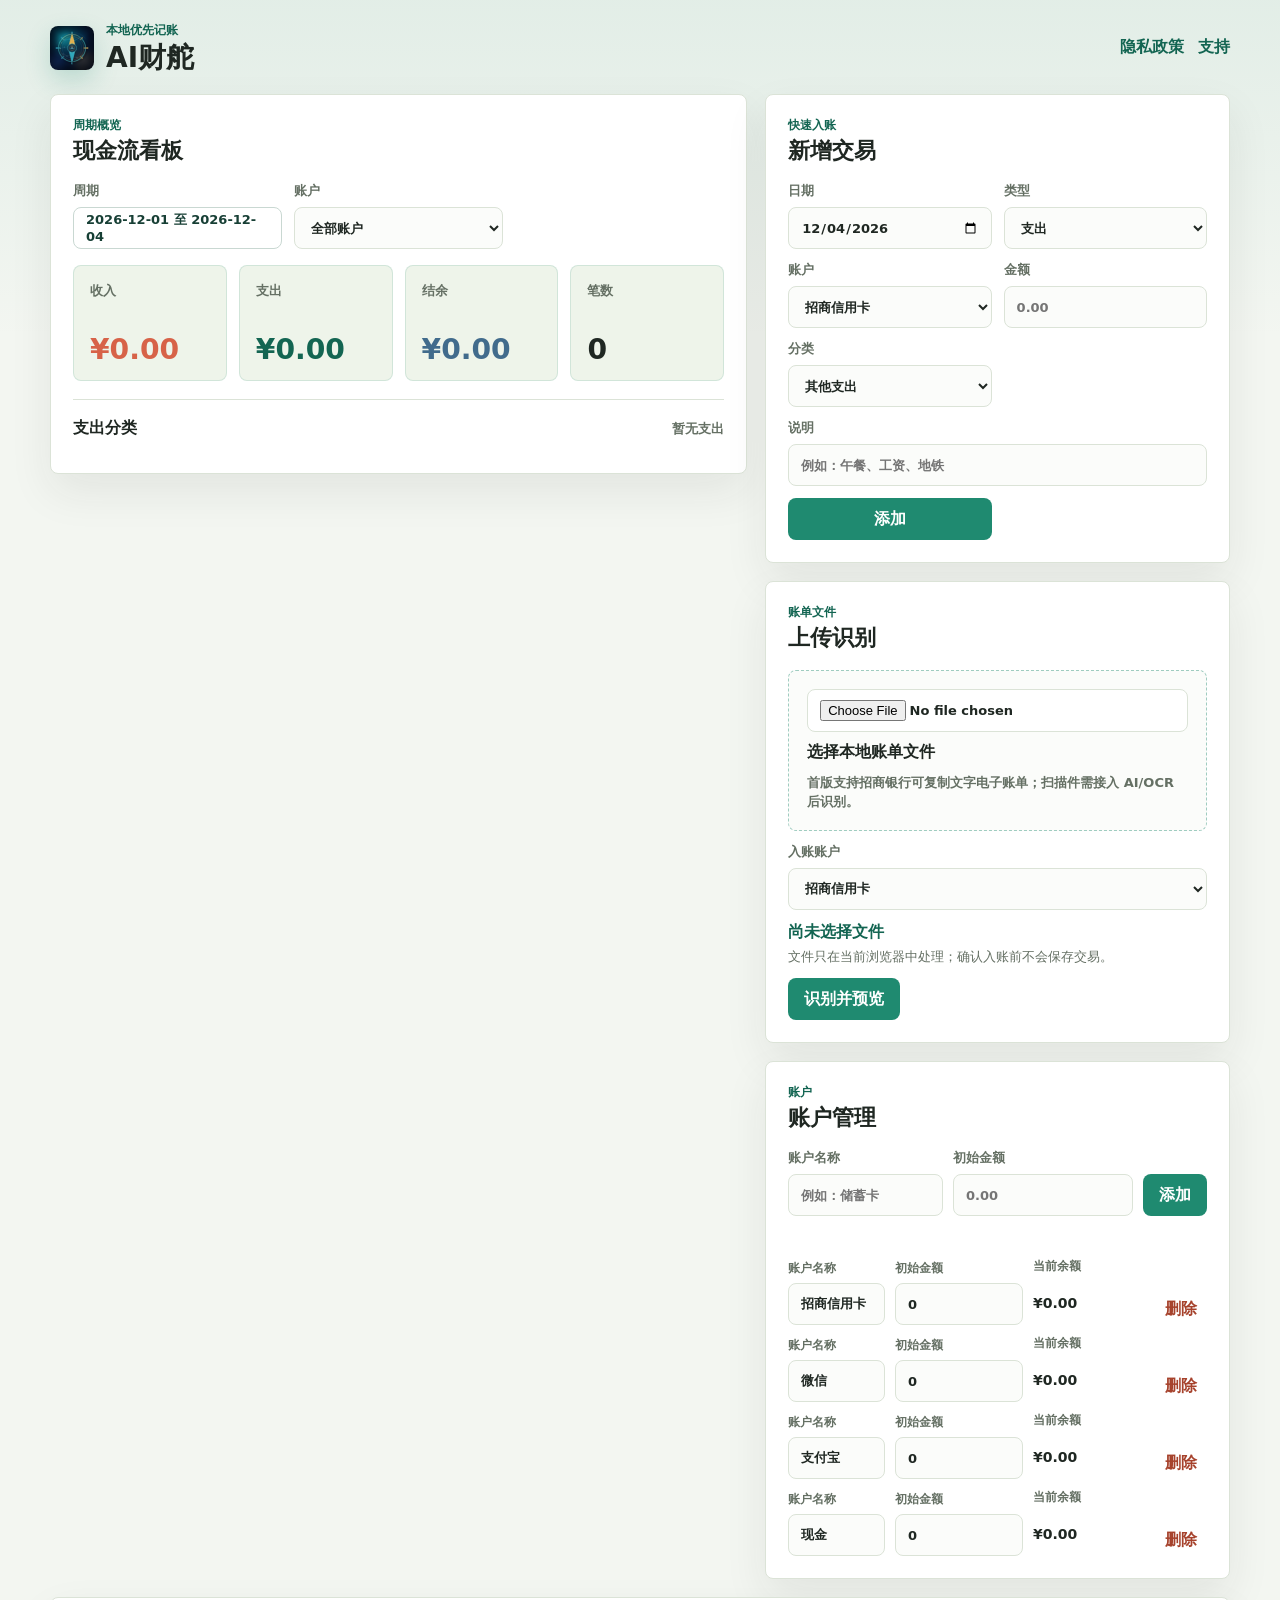
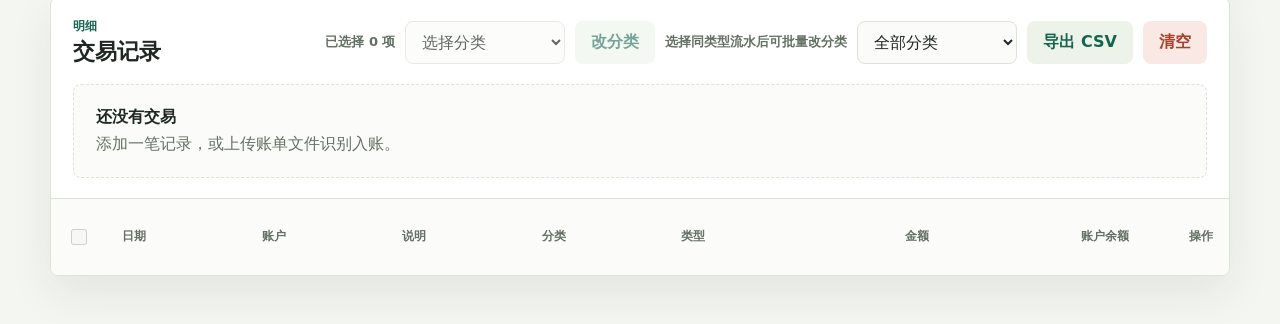
<file: index.html>
<!DOCTYPE html>
<html lang="zh-CN">
<head>
  <meta charset="utf-8" />
  <meta name="viewport" content="width=device-width, initial-scale=1" />
  <meta name="theme-color" content="#1f8a70" />
  <meta
    name="description"
    content="AI财舵 Web 试用版，本地优先的个人记账工具。"
  />
  <link rel="manifest" href="manifest.webmanifest" />
  <link rel="icon" href="assets/icons/icon-192.png" />
  <link rel="apple-touch-icon" href="assets/icons/icon-192.png" />
  <link rel="stylesheet" href="assets/styles.css" />
  <title>AI财舵</title>
</head>
<body>
  <div class="app-shell">
    <header class="topbar">
      <div class="brand">
        <img src="assets/icons/icon-192.png" width="44" height="44" alt="" />
        <div>
          <p class="eyebrow">本地优先记账</p>
          <h1>AI财舵</h1>
        </div>
      </div>
      <nav class="top-links" aria-label="公开页面">
        <a href="privacy.html">隐私政策</a>
        <a href="support.html">支持</a>
      </nav>
    </header>

    <main class="workspace">
      <section class="overview-panel" aria-labelledby="overview-title">
        <div class="panel-heading">
          <div>
            <p class="eyebrow">周期概览</p>
            <h2 id="overview-title">现金流看板</h2>
          </div>
        </div>

        <div class="dashboard-filters" aria-label="看板筛选">
          <div class="date-range-control">
            <span>周期</span>
            <button id="dateRangeButton" class="date-range-button" type="button" aria-expanded="false">
              <span id="dateRangeLabel">选择周期</span>
            </button>
            <div id="dateRangePanel" class="date-range-panel is-hidden">
              <div class="calendar-toolbar">
                <button id="prevCalendarMonthButton" class="icon-button" type="button" aria-label="上个月">
                  &lsaquo;
                </button>
                <strong id="calendarMonthLabel"></strong>
                <button id="nextCalendarMonthButton" class="icon-button" type="button" aria-label="下个月">
                  &rsaquo;
                </button>
              </div>
              <div class="calendar-weekdays" aria-hidden="true">
                <span>一</span><span>二</span><span>三</span><span>四</span><span>五</span><span>六</span><span>日</span>
              </div>
              <div id="calendarDays" class="calendar-days"></div>
            </div>
          </div>
          <label class="account-filter-control">
            <span>账户</span>
            <select id="accountFilterInput" aria-label="筛选账户"></select>
          </label>
        </div>

        <div class="metric-grid">
          <article class="metric metric-income">
            <span>收入</span>
            <strong id="incomeTotal">¥0.00</strong>
          </article>
          <article class="metric metric-expense">
            <span>支出</span>
            <strong id="expenseTotal">¥0.00</strong>
          </article>
          <article class="metric metric-balance">
            <span>结余</span>
            <strong id="balanceTotal">¥0.00</strong>
          </article>
          <article class="metric">
            <span>笔数</span>
            <strong id="transactionCount">0</strong>
          </article>
        </div>

        <div class="category-panel">
          <div class="section-heading">
            <h3>支出分类</h3>
            <span id="categoryHint">暂无支出</span>
          </div>
          <div id="categoryBars" class="category-bars" aria-live="polite"></div>
        </div>
      </section>

      <section class="entry-panel" aria-labelledby="entry-title">
        <div class="section-heading">
          <div>
            <p class="eyebrow">快速入账</p>
            <h2 id="entry-title">新增交易</h2>
          </div>
        </div>

        <form id="entryForm" class="entry-form">
          <label>
            <span>日期</span>
            <input id="dateInput" name="date" type="date" required />
          </label>
          <label>
            <span>类型</span>
            <select id="directionInput" name="direction" required></select>
          </label>
          <label>
            <span id="accountInputLabel">账户</span>
            <select id="accountInput" name="account"></select>
          </label>
          <label id="transferToAccountField" class="is-hidden">
            <span>转入账户</span>
            <select id="transferToAccountInput" name="transferToAccount"></select>
          </label>
          <label>
            <span>金额</span>
            <input
              id="amountInput"
              name="amount"
              type="number"
              min="0.01"
              step="0.01"
              inputmode="decimal"
              placeholder="0.00"
              required
            />
          </label>
          <label>
            <span>分类</span>
            <select id="categoryInput" name="category" required></select>
          </label>
          <label class="span-2">
            <span>说明</span>
            <input
              id="descriptionInput"
              name="description"
              type="text"
              maxlength="40"
              placeholder="例如：午餐、工资、地铁"
              required
            />
          </label>
          <button class="primary-button" type="submit">添加</button>
        </form>
      </section>

      <section class="import-panel" aria-labelledby="import-title">
        <div class="section-heading">
          <div>
            <p class="eyebrow">账单文件</p>
            <h2 id="import-title">上传识别</h2>
          </div>
        </div>

        <label class="file-drop" for="fileInput">
          <input
            id="fileInput"
            type="file"
            accept=".pdf,.txt,.csv,.tsv,.ofx,.qfx,application/pdf,text/plain,text/csv"
          />
          <span class="file-drop-title">选择本地账单文件</span>
          <span class="file-drop-subtitle">首版支持招商银行可复制文字电子账单；扫描件需接入 AI/OCR 后识别。</span>
        </label>

        <label class="import-account-control">
          <span>入账账户</span>
          <select id="importAccountInput" name="importAccount"></select>
        </label>

        <div id="detectedAccountPanel" class="detected-account-panel is-hidden">
          <div>
            <strong id="detectedAccountTitle">未识别到账户</strong>
            <span id="detectedAccountDetail"></span>
          </div>
          <label id="addDetectedAccountControl" class="detected-account-choice">
            <input id="addDetectedAccountInput" type="checkbox" checked />
            <span>新增该账户并导入</span>
          </label>
        </div>

        <div class="file-meta">
          <strong id="fileName">尚未选择文件</strong>
          <span>文件只在当前浏览器中处理；确认入账前不会保存交易。</span>
        </div>

        <div class="action-row">
          <button id="importButton" class="primary-button" type="button">识别并预览</button>
          <span id="importStatus" role="status" aria-live="polite"></span>
        </div>

        <div id="pendingPanel" class="pending-panel is-hidden">
          <div class="section-heading pending-heading">
            <div>
              <p class="eyebrow">待确认</p>
              <h3>识别结果</h3>
            </div>
            <span id="pendingCount">0 笔</span>
          </div>
          <div class="table-wrap pending-table">
            <table>
              <thead>
                <tr>
                  <th>日期</th>
                  <th>说明</th>
                  <th>分类</th>
                  <th class="amount-cell">金额</th>
                  <th class="action-cell">操作</th>
                </tr>
              </thead>
              <tbody id="pendingRows"></tbody>
            </table>
          </div>
          <div class="action-row">
            <button id="confirmImportButton" class="primary-button" type="button">确认入账</button>
            <button id="discardImportButton" class="ghost-button" type="button">放弃本次结果</button>
          </div>
        </div>
      </section>

      <section class="accounts-panel" aria-labelledby="accounts-title">
        <div class="section-heading">
          <div>
            <p class="eyebrow">账户</p>
            <h2 id="accounts-title">账户管理</h2>
          </div>
        </div>

        <form id="accountForm" class="account-form">
          <label>
            <span>账户名称</span>
            <input
              id="accountNameInput"
              name="accountName"
              type="text"
              maxlength="24"
              placeholder="例如：储蓄卡"
            />
          </label>
          <label>
            <span>初始金额</span>
            <input
              id="accountOpeningBalanceInput"
              name="accountOpeningBalance"
              type="number"
              step="0.01"
              inputmode="decimal"
              placeholder="0.00"
            />
          </label>
          <button class="primary-button" type="submit">添加</button>
        </form>

        <p id="accountStatus" class="inline-status" role="status" aria-live="polite"></p>
        <div id="accountList" class="account-list"></div>
      </section>

      <section class="transactions-panel" aria-labelledby="transactions-title">
        <div class="section-heading transactions-heading">
          <div>
            <p class="eyebrow">明细</p>
            <h2 id="transactions-title">交易记录</h2>
          </div>
          <div class="toolbar">
            <span id="selectedTransactionCount" class="selection-count" aria-live="polite">已选择 0 项</span>
            <select id="bulkCategoryInput" aria-label="批量修改分类" disabled></select>
            <button id="bulkCategoryButton" class="ghost-button" type="button" disabled>改分类</button>
            <span id="bulkCategoryHint" class="selection-count bulk-category-hint" aria-live="polite">选择同类型流水后可批量改分类</span>
            <select id="categoryFilter" aria-label="筛选分类"></select>
            <button id="exportButton" class="ghost-button" type="button">导出 CSV</button>
            <button id="clearButton" class="danger-button" type="button">清空</button>
          </div>
        </div>
        <div id="emptyState" class="empty-state">
          <strong>还没有交易</strong>
          <span>添加一笔记录，或上传账单文件识别入账。</span>
        </div>
        <div class="table-wrap">
          <table>
            <thead>
              <tr>
                <th class="select-cell">
                  <input
                    id="selectVisibleTransactionsInput"
                    type="checkbox"
                    aria-label="选择当前可见流水"
                  />
                </th>
                <th>日期</th>
                <th>账户</th>
                <th>说明</th>
                <th>分类</th>
                <th>类型</th>
                <th class="amount-cell">金额</th>
                <th class="amount-cell">账户余额</th>
                <th class="action-cell">操作</th>
              </tr>
            </thead>
            <tbody id="transactionRows"></tbody>
          </table>
        </div>
      </section>
    </main>
  </div>

  <script type="module" src="assets/app.js"></script>
</body>
</html>
</file>
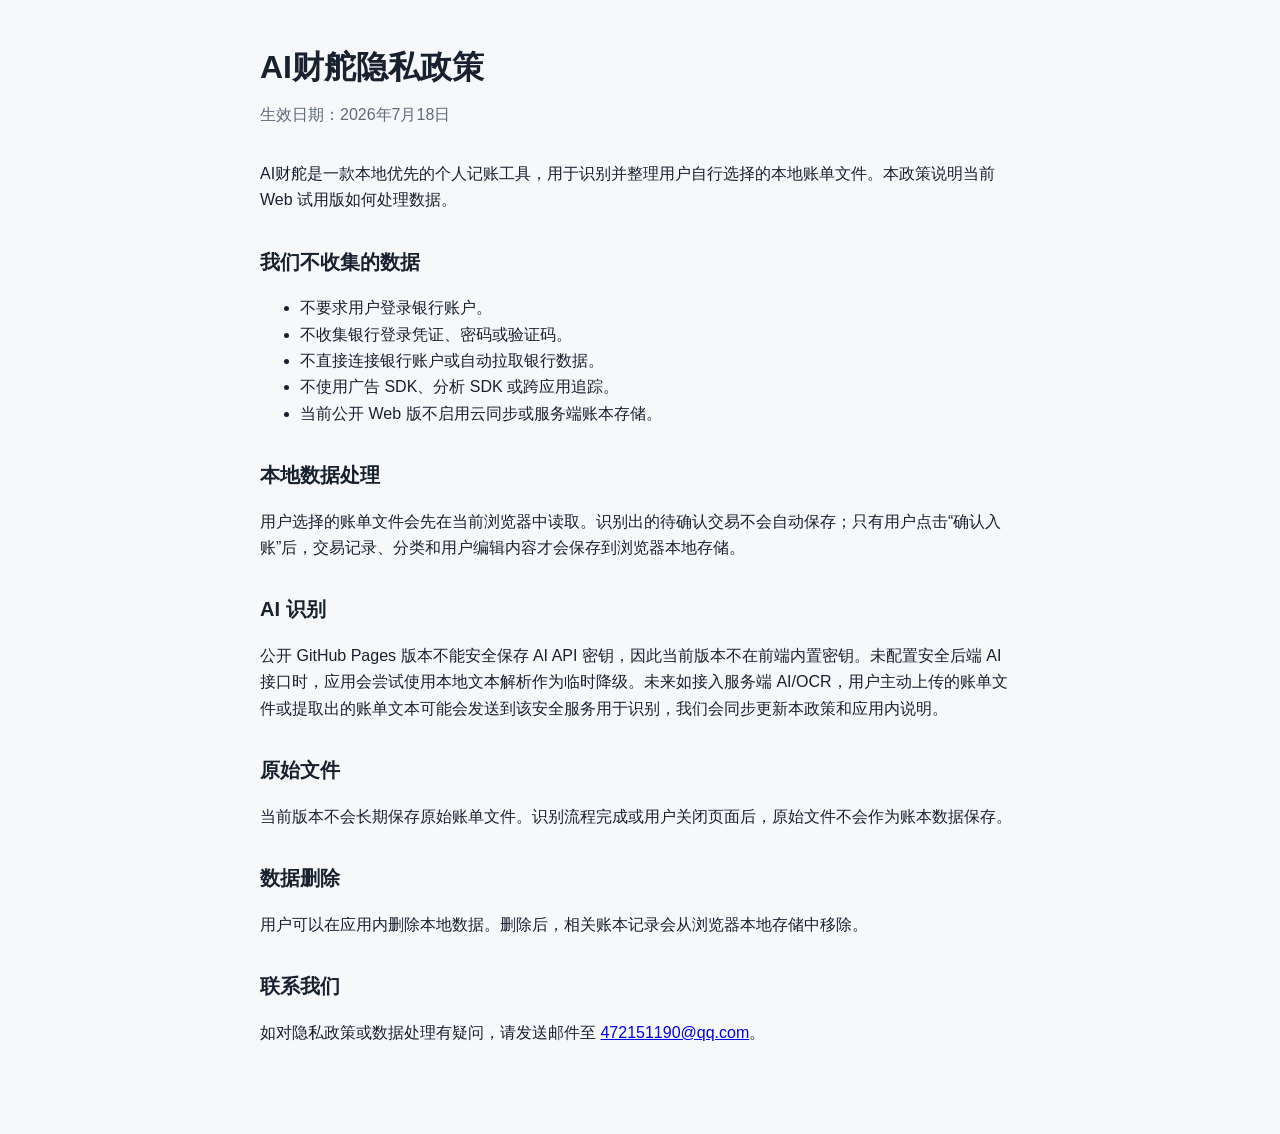
<file: privacy.html>
<!DOCTYPE html>
<html lang="zh-CN">
<head>
  <meta charset="utf-8" />
  <meta name="viewport" content="width=device-width, initial-scale=1" />
  <title>AI财舵隐私政策</title>
  <style>
    body {
      margin: 0;
      font-family: -apple-system, BlinkMacSystemFont, "Segoe UI", sans-serif;
      line-height: 1.65;
      color: #18212f;
      background: #f7f8fa;
    }
    main {
      max-width: 760px;
      margin: 0 auto;
      padding: 48px 20px 72px;
    }
    h1 {
      font-size: 32px;
      line-height: 1.2;
      margin: 0 0 8px;
    }
    h2 {
      font-size: 20px;
      margin-top: 32px;
    }
    p, li {
      font-size: 16px;
    }
    .meta {
      color: #5f6b7a;
      margin-bottom: 32px;
    }
  </style>
</head>
<body>
  <main>
    <h1>AI财舵隐私政策</h1>
    <p class="meta">生效日期：2026年7月18日</p>

    <p>AI财舵是一款本地优先的个人记账工具，用于识别并整理用户自行选择的本地账单文件。本政策说明当前 Web 试用版如何处理数据。</p>

    <h2>我们不收集的数据</h2>
    <ul>
      <li>不要求用户登录银行账户。</li>
      <li>不收集银行登录凭证、密码或验证码。</li>
      <li>不直接连接银行账户或自动拉取银行数据。</li>
      <li>不使用广告 SDK、分析 SDK 或跨应用追踪。</li>
      <li>当前公开 Web 版不启用云同步或服务端账本存储。</li>
    </ul>

    <h2>本地数据处理</h2>
    <p>用户选择的账单文件会先在当前浏览器中读取。识别出的待确认交易不会自动保存；只有用户点击“确认入账”后，交易记录、分类和用户编辑内容才会保存到浏览器本地存储。</p>

    <h2>AI 识别</h2>
    <p>公开 GitHub Pages 版本不能安全保存 AI API 密钥，因此当前版本不在前端内置密钥。未配置安全后端 AI 接口时，应用会尝试使用本地文本解析作为临时降级。未来如接入服务端 AI/OCR，用户主动上传的账单文件或提取出的账单文本可能会发送到该安全服务用于识别，我们会同步更新本政策和应用内说明。</p>

    <h2>原始文件</h2>
    <p>当前版本不会长期保存原始账单文件。识别流程完成或用户关闭页面后，原始文件不会作为账本数据保存。</p>

    <h2>数据删除</h2>
    <p>用户可以在应用内删除本地数据。删除后，相关账本记录会从浏览器本地存储中移除。</p>

    <h2>联系我们</h2>
    <p>如对隐私政策或数据处理有疑问，请发送邮件至 <a href="mailto:472151190@qq.com">472151190@qq.com</a>。</p>
  </main>
</body>
</html>
</file>
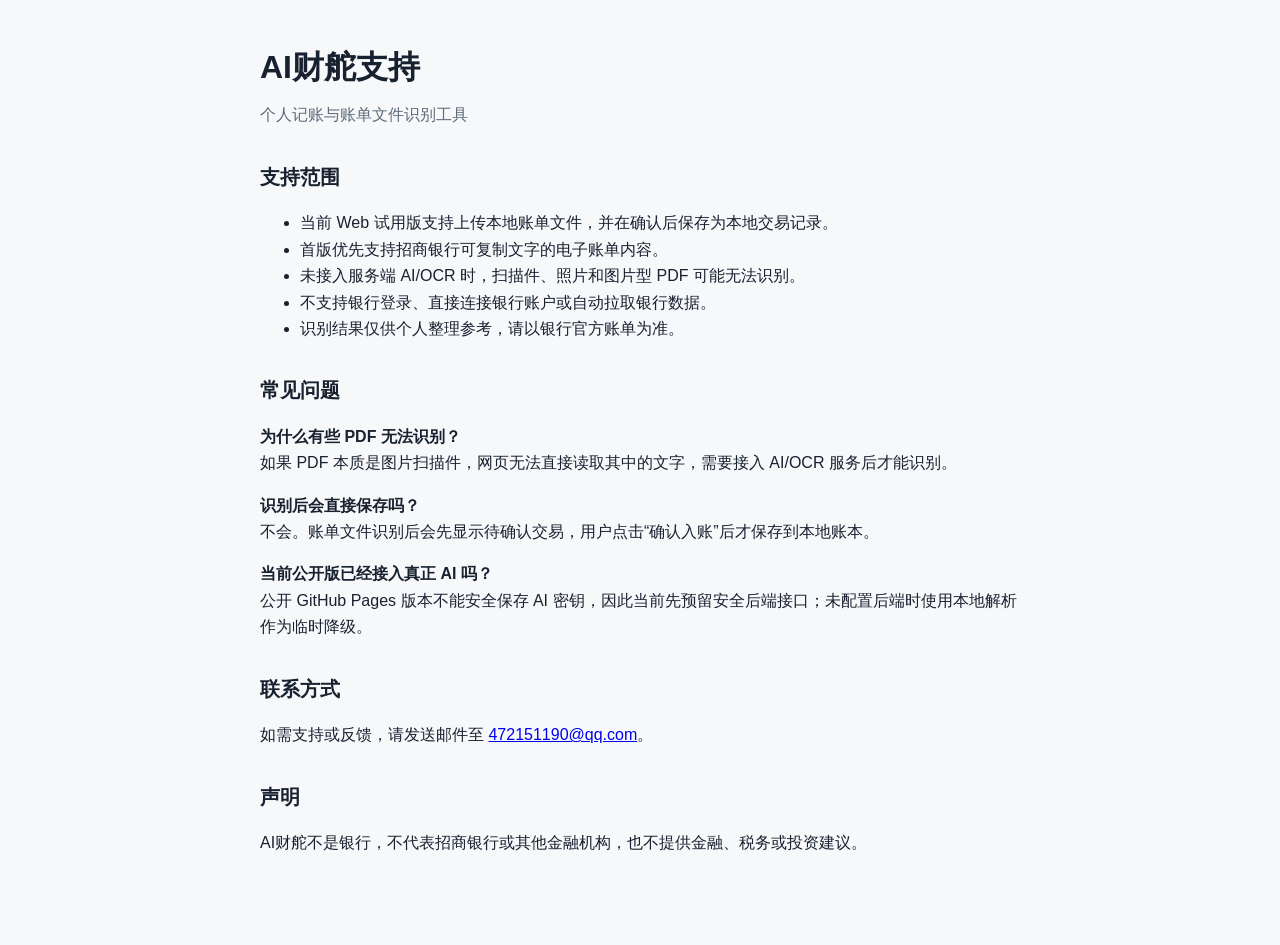
<file: support.html>
<!DOCTYPE html>
<html lang="zh-CN">
<head>
  <meta charset="utf-8" />
  <meta name="viewport" content="width=device-width, initial-scale=1" />
  <title>AI财舵支持</title>
  <style>
    body {
      margin: 0;
      font-family: -apple-system, BlinkMacSystemFont, "Segoe UI", sans-serif;
      line-height: 1.65;
      color: #18212f;
      background: #f7f8fa;
    }
    main {
      max-width: 760px;
      margin: 0 auto;
      padding: 48px 20px 72px;
    }
    h1 {
      font-size: 32px;
      line-height: 1.2;
      margin: 0 0 8px;
    }
    h2 {
      font-size: 20px;
      margin-top: 32px;
    }
    p, li {
      font-size: 16px;
    }
    .meta {
      color: #5f6b7a;
      margin-bottom: 32px;
    }
  </style>
</head>
<body>
  <main>
    <h1>AI财舵支持</h1>
    <p class="meta">个人记账与账单文件识别工具</p>

    <h2>支持范围</h2>
    <ul>
      <li>当前 Web 试用版支持上传本地账单文件，并在确认后保存为本地交易记录。</li>
      <li>首版优先支持招商银行可复制文字的电子账单内容。</li>
      <li>未接入服务端 AI/OCR 时，扫描件、照片和图片型 PDF 可能无法识别。</li>
      <li>不支持银行登录、直接连接银行账户或自动拉取银行数据。</li>
      <li>识别结果仅供个人整理参考，请以银行官方账单为准。</li>
    </ul>

    <h2>常见问题</h2>
    <p><strong>为什么有些 PDF 无法识别？</strong><br />如果 PDF 本质是图片扫描件，网页无法直接读取其中的文字，需要接入 AI/OCR 服务后才能识别。</p>
    <p><strong>识别后会直接保存吗？</strong><br />不会。账单文件识别后会先显示待确认交易，用户点击“确认入账”后才保存到本地账本。</p>
    <p><strong>当前公开版已经接入真正 AI 吗？</strong><br />公开 GitHub Pages 版本不能安全保存 AI 密钥，因此当前先预留安全后端接口；未配置后端时使用本地解析作为临时降级。</p>

    <h2>联系方式</h2>
    <p>如需支持或反馈，请发送邮件至 <a href="mailto:472151190@qq.com">472151190@qq.com</a>。</p>

    <h2>声明</h2>
    <p>AI财舵不是银行，不代表招商银行或其他金融机构，也不提供金融、税务或投资建议。</p>
  </main>
</body>
</html>
</file>
<file: assets/styles.css>
:root {
  color-scheme: light;
  --bg: #f3f6f1;
  --surface: #ffffff;
  --surface-strong: #eef4ea;
  --ink: #1f2722;
  --muted: #657064;
  --line: #dbe3d7;
  --green: #1f8a70;
  --green-dark: #136552;
  --coral: #d76248;
  --amber: #f2b84b;
  --blue: #416b8c;
  --shadow: 0 18px 44px rgba(32, 42, 37, 0.08);
}

* {
  box-sizing: border-box;
}

body {
  margin: 0;
  min-width: 320px;
  font-family:
    Inter, ui-sans-serif, system-ui, -apple-system, BlinkMacSystemFont,
    "Segoe UI", sans-serif;
  color: var(--ink);
  background:
    linear-gradient(180deg, rgba(31, 138, 112, 0.08), transparent 340px),
    var(--bg);
}

button,
input,
select,
textarea {
  font: inherit;
}

button {
  min-height: 42px;
  border: 0;
  border-radius: 8px;
  padding: 0 16px;
  cursor: pointer;
  font-weight: 700;
}

button:disabled {
  cursor: not-allowed;
  opacity: 0.58;
}

button:focus-visible,
input:focus-visible,
select:focus-visible,
textarea:focus-visible,
a:focus-visible {
  outline: 3px solid rgba(31, 138, 112, 0.28);
  outline-offset: 2px;
}

a {
  color: var(--green-dark);
  font-weight: 700;
  text-decoration: none;
}

a:hover {
  text-decoration: underline;
}

.app-shell {
  width: min(1180px, calc(100% - 32px));
  margin: 0 auto;
  padding: 22px 0 48px;
}

.topbar {
  display: flex;
  align-items: center;
  justify-content: space-between;
  gap: 20px;
  margin-bottom: 20px;
}

.brand {
  display: flex;
  align-items: center;
  gap: 12px;
}

.brand img {
  border-radius: 8px;
  box-shadow: 0 10px 24px rgba(31, 138, 112, 0.22);
}

.brand h1,
.panel-heading h2,
.section-heading h2,
.section-heading h3 {
  margin: 0;
  letter-spacing: 0;
}

.brand h1 {
  font-size: 28px;
  line-height: 1.1;
}

.eyebrow {
  margin: 0 0 4px;
  color: var(--green-dark);
  font-size: 12px;
  font-weight: 800;
  letter-spacing: 0;
}

.top-links {
  display: flex;
  gap: 14px;
  align-items: center;
  white-space: nowrap;
}

.workspace {
  display: grid;
  grid-template-columns: minmax(0, 1.2fr) minmax(320px, 0.8fr);
  gap: 18px;
  align-items: start;
}

.overview-panel,
.entry-panel,
.import-panel,
.transactions-panel {
  background: var(--surface);
  border: 1px solid var(--line);
  border-radius: 8px;
  box-shadow: var(--shadow);
}

.overview-panel,
.entry-panel,
.import-panel {
  padding: 22px;
}

.overview-panel {
  grid-column: 1;
}

.entry-panel {
  grid-column: 2;
}

.import-panel {
  grid-column: 2;
}

.accounts-panel {
  grid-column: 2;
  padding: 22px;
  background: var(--surface);
  border: 1px solid var(--line);
  border-radius: 8px;
  box-shadow: var(--shadow);
}

.transactions-panel {
  grid-column: 1 / -1;
  overflow: hidden;
}

.panel-heading,
.section-heading,
.transactions-heading {
  display: flex;
  align-items: center;
  justify-content: space-between;
  gap: 16px;
  margin-bottom: 18px;
}

.panel-heading h2,
.section-heading h2 {
  font-size: 22px;
  line-height: 1.2;
}

.section-heading h3 {
  font-size: 16px;
}

.date-range-control,
label {
  display: grid;
  gap: 7px;
  color: var(--muted);
  font-size: 13px;
  font-weight: 700;
}

input,
select,
textarea {
  width: 100%;
  min-height: 42px;
  border: 1px solid var(--line);
  border-radius: 8px;
  background: #fbfcfa;
  color: var(--ink);
  padding: 10px 12px;
}

.dashboard-filters {
  display: grid;
  grid-template-columns: repeat(3, minmax(0, 1fr));
  gap: 12px;
  margin-bottom: 16px;
}

.account-filter-control {
  display: grid;
  gap: 7px;
  color: var(--muted);
  font-size: 13px;
  font-weight: 700;
}

textarea {
  min-height: 168px;
  resize: vertical;
  line-height: 1.6;
}

.file-drop {
  display: grid;
  gap: 10px;
  padding: 18px;
  border: 1px dashed rgba(31, 138, 112, 0.42);
  border-radius: 8px;
  background: #fbfcfa;
}

.file-drop input {
  background: #ffffff;
}

.file-drop-title {
  color: var(--ink);
  font-size: 16px;
  font-weight: 800;
}

.file-drop-subtitle,
.file-meta span {
  color: var(--muted);
  font-size: 13px;
  line-height: 1.5;
}

.file-meta {
  display: grid;
  gap: 4px;
  margin-top: 12px;
}

.file-meta strong {
  color: var(--green-dark);
  overflow-wrap: anywhere;
}

.import-account-control {
  margin-top: 12px;
}

.date-range-control {
  position: relative;
  gap: 6px;
}

.date-range-button {
  height: 42px;
  border: 1px solid #c9d8d2;
  border-radius: 8px;
  background: #fff;
  color: #173f35;
  padding: 0 12px;
  text-align: left;
}

.date-range-panel {
  position: absolute;
  top: calc(100% + 6px);
  left: 0;
  z-index: 20;
  box-sizing: border-box;
  width: min(320px, calc(100vw - 32px));
  padding: 12px;
  border: 1px solid #c9d8d2;
  border-radius: 8px;
  background: #fff;
  box-shadow: 0 18px 40px rgba(24, 57, 47, 0.14);
}

.calendar-toolbar,
.calendar-weekdays,
.calendar-days {
  display: grid;
  grid-template-columns: repeat(7, minmax(0, 1fr));
  gap: 4px;
  width: 100%;
  box-sizing: border-box;
}

.calendar-toolbar {
  grid-template-columns: 36px 1fr 36px;
  align-items: center;
  margin-bottom: 10px;
}

.calendar-toolbar strong {
  text-align: center;
}

.calendar-weekdays {
  color: #697c76;
  font-size: 0.78rem;
  margin-bottom: 4px;
  text-align: center;
}

.calendar-weekdays span {
  min-width: 0;
}

.calendar-day {
  display: flex;
  align-items: center;
  justify-content: center;
  box-sizing: border-box;
  width: 100%;
  min-width: 0;
  aspect-ratio: 1;
  border: 0;
  border-radius: 6px;
  background: #f4f7f6;
  color: #173f35;
}

.calendar-day:disabled {
  background: transparent;
}

.calendar-day.is-in-range {
  background: #dff1eb;
}

.calendar-day.is-selected {
  background: #1f8a70;
  color: #fff;
}

.detected-account-panel {
  display: flex;
  align-items: center;
  justify-content: space-between;
  gap: 12px;
  padding: 10px 12px;
  border: 1px solid #c8ddd5;
  border-radius: 8px;
  background: #f4fbf8;
}

.detected-account-panel strong,
.detected-account-panel span {
  display: block;
}

.detected-account-panel strong {
  color: #153f34;
  font-size: 0.95rem;
}

.detected-account-panel span {
  color: #52645f;
  font-size: 0.82rem;
}

.detected-account-choice {
  display: inline-flex;
  align-items: center;
  gap: 6px;
  white-space: nowrap;
}

.metric-grid {
  display: grid;
  grid-template-columns: repeat(4, minmax(0, 1fr));
  gap: 12px;
}

.metric {
  min-height: 116px;
  display: grid;
  align-content: space-between;
  gap: 16px;
  padding: 16px;
  border-radius: 8px;
  background: var(--surface-strong);
  border: 1px solid rgba(31, 138, 112, 0.14);
}

.metric span {
  color: var(--muted);
  font-size: 13px;
  font-weight: 800;
}

.metric strong {
  font-size: clamp(20px, 2.2vw, 30px);
  line-height: 1.05;
  letter-spacing: 0;
  overflow-wrap: anywhere;
}

.metric-income strong {
  color: var(--coral);
}

.metric-expense strong {
  color: var(--green-dark);
}

.metric-balance strong {
  color: var(--blue);
}

.category-panel {
  margin-top: 18px;
  padding-top: 18px;
  border-top: 1px solid var(--line);
}

.category-panel .section-heading {
  margin-bottom: 12px;
}

#categoryHint {
  color: var(--muted);
  font-size: 13px;
  font-weight: 700;
}

.category-bars {
  display: grid;
  gap: 10px;
}

.category-bar {
  display: grid;
  grid-template-columns: 72px minmax(120px, 1fr) 92px;
  gap: 10px;
  align-items: center;
  min-height: 28px;
  font-size: 13px;
}

.bar-track {
  height: 10px;
  overflow: hidden;
  border-radius: 999px;
  background: #e6ece2;
}

.bar-fill {
  height: 100%;
  border-radius: inherit;
  background: linear-gradient(90deg, var(--green), var(--amber));
}

.bar-amount {
  color: var(--muted);
  text-align: right;
  font-variant-numeric: tabular-nums;
}

.entry-form {
  display: grid;
  grid-template-columns: repeat(2, minmax(0, 1fr));
  gap: 12px;
}

.span-2 {
  grid-column: span 2;
}

.primary-button {
  background: var(--green);
  color: #ffffff;
}

.primary-button:hover {
  background: var(--green-dark);
}

.ghost-button {
  background: #edf3e9;
  color: var(--green-dark);
}

.ghost-button:hover {
  background: #dfeadb;
}

.danger-button {
  background: #f9e8e3;
  color: #a6422c;
}

.danger-button:hover {
  background: #f2d6cd;
}

.entry-form .primary-button {
  align-self: end;
}

.account-form {
  display: grid;
  grid-template-columns: minmax(0, 1fr) minmax(128px, 180px) auto;
  gap: 10px;
  align-items: end;
}

.inline-status {
  min-height: 20px;
  margin: 10px 0 0;
  color: var(--muted);
  font-size: 13px;
  font-weight: 700;
}

.account-list {
  display: grid;
  gap: 10px;
  margin-top: 12px;
}

.account-row {
  display: grid;
  grid-template-columns: minmax(0, 1.2fr) minmax(128px, 0.7fr) minmax(112px, 0.6fr) auto;
  gap: 10px;
  align-items: end;
}

.account-row-field,
.account-balance {
  display: grid;
  gap: 6px;
  min-width: 0;
}

.account-row-field span,
.account-balance span {
  color: var(--muted);
  font-size: 12px;
  font-weight: 800;
}

.account-balance strong {
  min-height: 44px;
  display: flex;
  align-items: center;
  color: var(--text);
  font-size: 14px;
  white-space: nowrap;
}

.action-row {
  display: flex;
  align-items: center;
  gap: 12px;
  margin-top: 12px;
}

#importStatus {
  min-height: 22px;
  color: var(--muted);
  font-size: 13px;
  font-weight: 700;
}

.pending-panel {
  margin-top: 18px;
  padding-top: 18px;
  border-top: 1px solid var(--line);
}

.pending-heading {
  margin-bottom: 10px;
}

#pendingCount {
  color: var(--muted);
  font-size: 13px;
  font-weight: 800;
}

.pending-table {
  border: 1px solid var(--line);
  border-radius: 8px;
}

.pending-table table {
  min-width: 0;
}

.pending-table th,
.pending-table td {
  padding: 10px 8px;
  font-size: 13px;
}

.pending-table .action-cell {
  width: 58px;
}

.compact-select {
  min-height: 34px;
  padding: 6px 8px;
}

.transactions-heading {
  padding: 20px 22px 0;
}

.toolbar {
  display: flex;
  flex-wrap: wrap;
  justify-content: flex-end;
  gap: 10px;
}

.toolbar select {
  width: 160px;
}

#bulkCategoryButton {
  white-space: nowrap;
}

.selection-count {
  display: inline-flex;
  min-height: 36px;
  align-items: center;
  color: var(--muted);
  font-size: 13px;
  font-weight: 800;
}

.bulk-category-hint {
  max-width: 190px;
  justify-content: flex-start;
  line-height: 1.35;
  text-align: left;
}

.table-wrap {
  width: 100%;
  overflow-x: auto;
}

table {
  width: 100%;
  min-width: 940px;
  border-collapse: collapse;
}

th,
td {
  padding: 14px 16px;
  border-top: 1px solid var(--line);
  text-align: left;
  vertical-align: middle;
}

th {
  color: var(--muted);
  background: #fbfcfa;
  font-size: 12px;
  font-weight: 800;
}

td {
  font-size: 14px;
}

.amount-cell {
  text-align: right;
  font-variant-numeric: tabular-nums;
}

.select-cell {
  width: 44px;
  text-align: center;
}

.select-cell input {
  width: 16px;
  height: 16px;
  accent-color: var(--green-dark);
}

.action-cell {
  width: 84px;
  text-align: right;
}

.income-text {
  color: var(--coral);
  font-weight: 800;
}

.expense-text {
  color: var(--green-dark);
  font-weight: 800;
}

.transfer-text,
.refunded-text {
  color: #69716d;
  font-weight: 800;
}

.tag {
  display: inline-flex;
  min-width: 48px;
  justify-content: center;
  border-radius: 999px;
  padding: 4px 9px;
  font-size: 12px;
  font-weight: 800;
}

.type-tag {
  display: inline-flex;
  min-width: 48px;
  justify-content: center;
  border-radius: 999px;
  padding: 4px 9px;
  font-size: 12px;
  font-weight: 800;
}

.tag.income-tag,
.type-tag.income-tag {
  background: #f9e8e3;
  color: var(--coral);
}

.tag.expense-tag,
.type-tag.expense-tag {
  background: #eef4ea;
  color: var(--green-dark);
}

.tag.transfer-tag,
.type-tag.transfer-tag,
.tag.refunded-tag,
.type-tag.refunded-tag {
  background: #ecefed;
  color: #66706a;
}

.delete-button {
  min-height: 32px;
  padding: 0 10px;
  background: transparent;
  color: #a6422c;
}

.delete-button:hover {
  background: #f9e8e3;
}

.empty-state {
  display: grid;
  gap: 6px;
  margin: 0 22px 20px;
  padding: 22px;
  border: 1px dashed var(--line);
  border-radius: 8px;
  color: var(--muted);
  background: #fbfcfa;
}

.empty-state strong {
  color: var(--ink);
}

.is-hidden {
  display: none !important;
}

@media (max-width: 920px) {
  .workspace {
    grid-template-columns: 1fr;
  }

  .overview-panel,
  .entry-panel,
  .import-panel,
  .accounts-panel,
  .transactions-panel {
    grid-column: 1;
  }

  .metric-grid {
    grid-template-columns: repeat(2, minmax(0, 1fr));
  }
}

@media (max-width: 640px) {
  .app-shell {
    width: min(100% - 20px, 1180px);
    padding-top: 14px;
  }

  .topbar,
  .panel-heading,
  .section-heading,
  .transactions-heading,
  .action-row {
    align-items: stretch;
    flex-direction: column;
  }

  .top-links,
  .toolbar {
    justify-content: flex-start;
  }

  .toolbar select {
    width: 100%;
  }

  .toolbar button {
    width: 100%;
  }

  .selection-count {
    min-height: 0;
  }

  .bulk-category-hint {
    max-width: none;
    width: 100%;
  }

  .overview-panel,
  .entry-panel,
  .import-panel {
    padding: 18px;
  }

  .metric-grid,
  .dashboard-filters,
  .entry-form,
  .account-form,
  .account-row {
    grid-template-columns: 1fr;
  }

  .span-2 {
    grid-column: span 1;
  }

  .category-bar {
    grid-template-columns: 64px minmax(84px, 1fr);
  }

  .bar-amount {
    grid-column: 2;
    text-align: left;
  }

  .table-wrap {
    overflow: visible;
  }

  table,
  tbody,
  tr,
  td {
    display: block;
    width: 100%;
  }

  table {
    min-width: 0;
  }

  thead {
    display: none;
  }

  tr {
    display: grid;
    grid-template-columns: 1fr;
    gap: 8px;
    padding: 14px 18px;
    border-top: 1px solid var(--line);
  }

  td {
    display: flex;
    justify-content: space-between;
    gap: 14px;
    border-top: 0;
    padding: 0;
  }

  td::before {
    content: attr(data-label);
    flex: 0 0 48px;
    color: var(--muted);
    font-size: 12px;
    font-weight: 800;
  }

  .amount-cell,
  .select-cell,
  .action-cell {
    width: 100%;
    text-align: right;
  }

  .select-cell {
    justify-content: space-between;
  }
}
</file>
